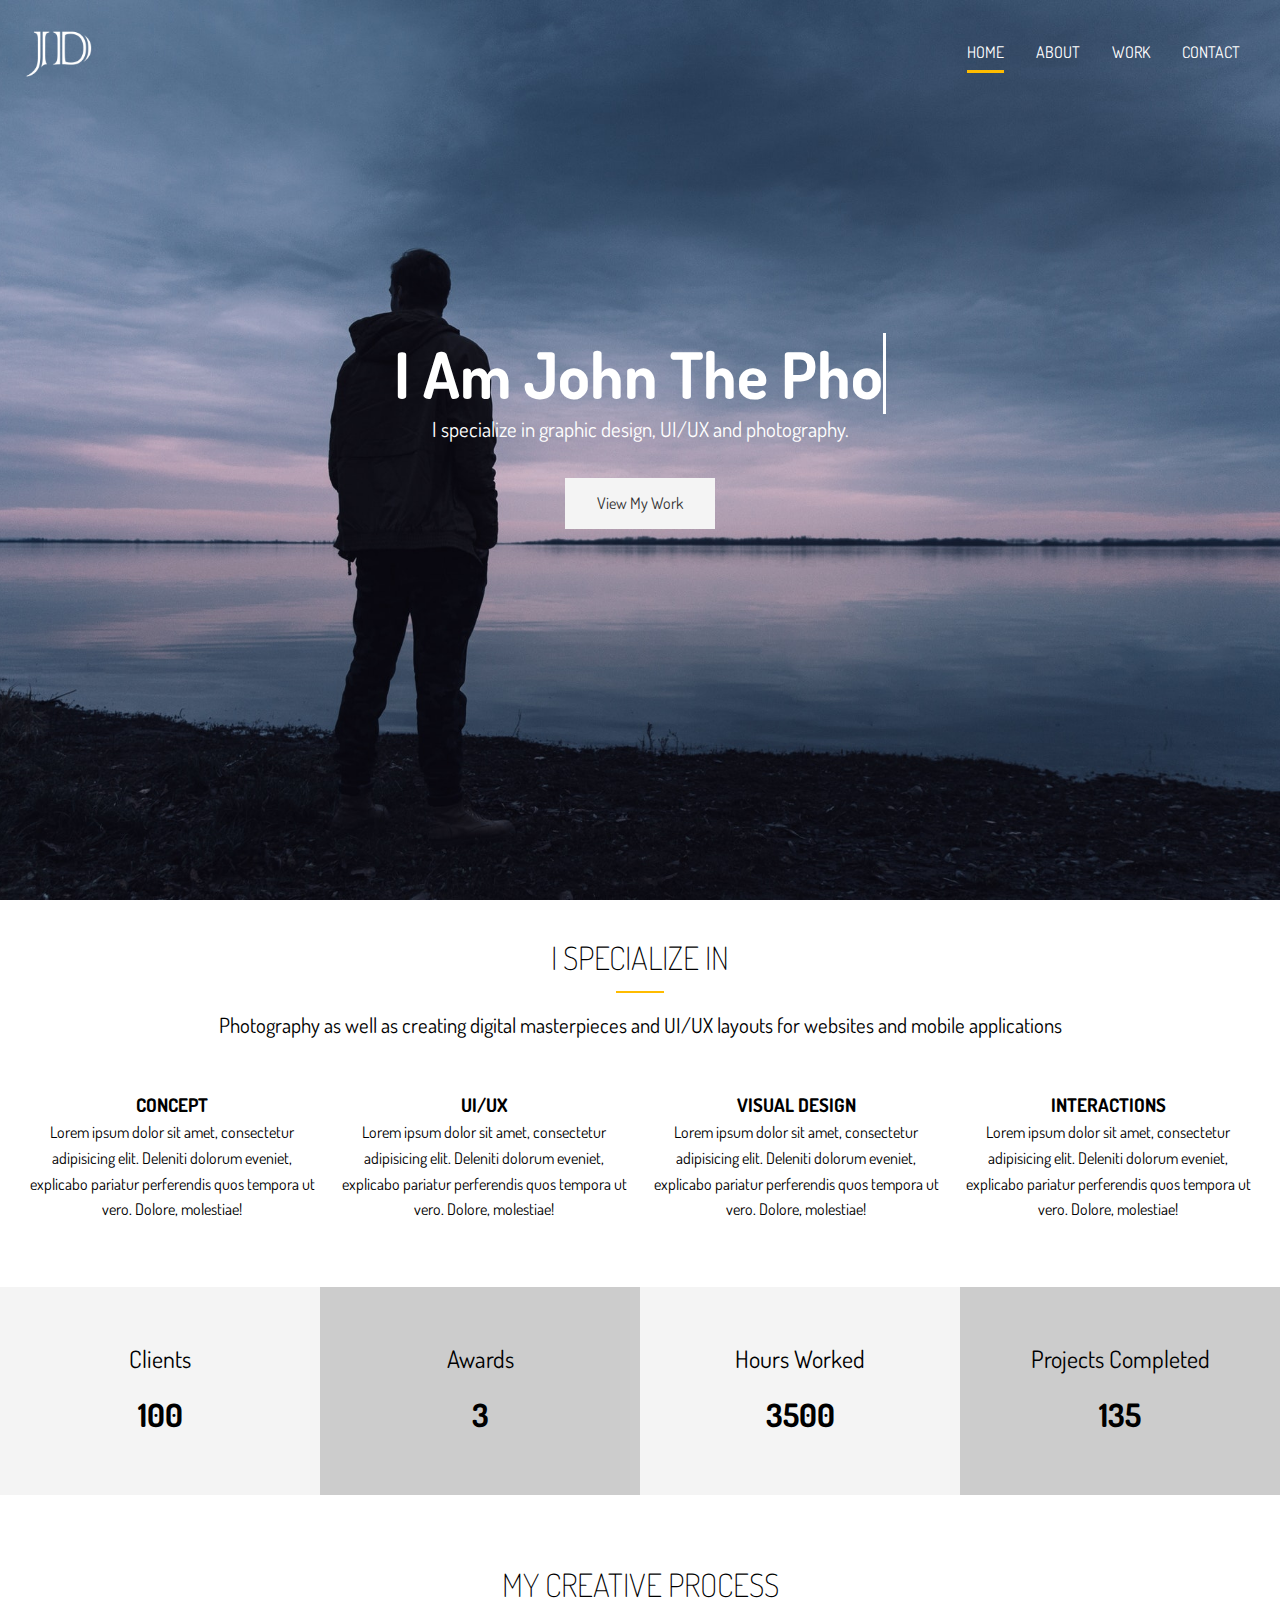
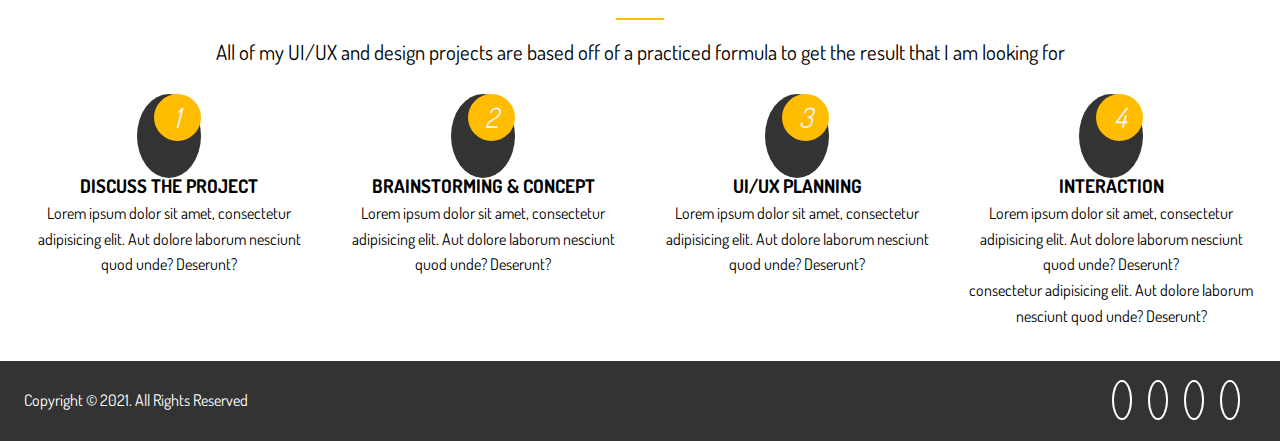
<file: index.html>
<!doctype html>
<html lang="en">
<head>
    <meta charset="UTF-8">
    <meta name="description" content="Portfolio Website">
    <meta name="keywords" content="portfolio,website,site">
    <meta name="viewport"
          content="width=device-width, user-scalable=no, initial-scale=1.0, maximum-scale=1.0, minimum-scale=1.0">
    <meta http-equiv="X-UA-Compatible" content="ie=edge">
    <link rel="stylesheet" href="https://use.fontawesome.com/releases/v5.15.2/css/all.css"
          integrity="sha384-vSIIfh2YWi9wW0r9iZe7RJPrKwp6bG+s9QZMoITbCckVJqGCCRhc+ccxNcdpHuYu"
          crossorigin="anonymous">
    <link rel="preconnect" href="https://fonts.gstatic.com">
    <link href="https://fonts.googleapis.com/css2?family=Dosis&display=swap" rel="stylesheet">
    <link rel="stylesheet" href="css/main.css">
    <title>John Doe | UI/UX Designer & Photographer</title>
</head>
<body>
    <!-- Header -->
    <header id="header-home">
        <div class="container">
            <nav id="main-nav">
                <img src="img/logo.png" alt="My Logo Image" id="logo">
                <ul>
                    <li><a href="index.html" class="current">Home</a></li>
                    <li><a href="about.html">About</a></li>
                    <li><a href="work.html">Work</a></li>
                    <li><a href="contact.html">Contact</a></li>
                </ul>
            </nav>
            <div class="header-content">
                <h1>I Am John The
                    <span class="txt-type"
                          data-wait="3000"
                          data-words='["Photographer", "Designer", "UI/UX Dev"]'>
                    </span>
                </h1>
                <p class="lead">I specialize in graphic design, UI/UX and photography.</p>
                <a href="work.html" class="btn-light">View My Work</a>
            </div>
        </div>
    </header>
    <!-- Section A: Specialize  -->
    <section id="home-a" class="text-center py-2">
        <div class="container">
            <h2 class="section-title">
                I Specialize In
            </h2>
            <div class="bottom-line"></div>
            <p class="lead">
                Photography as well as creating digital masterpieces and UI/UX layouts for websites and mobile applications
            </p>
            <div class="specials">
                <div>
                    <i class="fas fa-file-alt fa-2x"></i>
                    <h3>Concept</h3>
                    <p>Lorem ipsum dolor sit amet, consectetur adipisicing elit.
                        Deleniti dolorum eveniet, explicabo pariatur perferendis
                        quos tempora ut vero. Dolore, molestiae!</p>
                </div>
                <div>
                    <i class="fas fa-desktop fa-2x"></i>
                    <h3>UI/UX</h3>
                    <p>Lorem ipsum dolor sit amet, consectetur adipisicing elit.
                        Deleniti dolorum eveniet, explicabo pariatur perferendis
                        quos tempora ut vero. Dolore, molestiae!</p>
                </div>
                <div>
                    <i class="fas fa-object-ungroup fa-2x"></i>
                    <h3>Visual Design</h3>
                    <p>Lorem ipsum dolor sit amet, consectetur adipisicing elit.
                        Deleniti dolorum eveniet, explicabo pariatur perferendis
                        quos tempora ut vero. Dolore, molestiae!</p>
                </div>
                <div>
                    <i class="fas fa-thumbs-up fa-2x"></i>
                    <h3>Interactions</h3>
                    <p>Lorem ipsum dolor sit amet, consectetur adipisicing elit.
                        Deleniti dolorum eveniet, explicabo pariatur perferendis
                        quos tempora ut vero. Dolore, molestiae!</p>
                </div>
            </div>
        </div>
    </section>
    <!-- Section B: Stats -->
    <section id="home-b" class="text-center py-2">
        <div class="stats">
            <div>
                <ul>
                    <li><i class="fas fa-users fa-3x"></i></li>
                    <li class="stats-title">Clients</li>
                    <li class="stats-number">100</li>
                </ul>
            </div>
            <div>
                <ul>
                    <li><i class="fas fa-award"></i></li>
                    <li class="stats-title">Awards</li>
                    <li class="stats-number">3</li>
                </ul>
            </div>
            <div>
                <ul>
                    <li><i class="fas fa-hourglass-start"></i></li>
                    <li class="stats-title">Hours Worked</li>
                    <li class="stats-number">3500</li>
                </ul>
            </div>
            <div>
                <ul>
                    <li><i class="fas fa-code-branch"></i></li>
                    <li class="stats-title">Projects Completed</li>
                    <li class="stats-number">135</li>
                </ul>
            </div>
        </div>
    </section>
    <!-- Section C: Process -->
    <section id="home-c" class="text-center py-2">
        <div class="container">
            <h2 class="section-title">
                My Creative Process
            </h2>
            <div class="bottom-line"></div>
            <p class="lead">
                All of my UI/UX and design projects are based
                off of a practiced formula to get the result that I am looking for
            </p>
            <div class="process">
                <div>
                    <i class="fas fa-file-alt fa-4x process-icon my-2">
                        <div class="process-step">1</div>
                    </i>
                    <h3>Discuss The Project</h3>
                    <p>Lorem ipsum dolor sit amet,
                        consectetur adipisicing elit. Aut dolore laborum nesciunt quod unde? Deserunt?</p>
                </div>
                <div>
                    <i class="fas fa-desktop fa-4x process-icon my-2">
                        <div class="process-step">2</div>
                    </i>
                    <h3>Brainstorming & Concept</h3>
                    <p>Lorem ipsum dolor sit amet,
                        consectetur adipisicing elit. Aut dolore laborum nesciunt quod unde? Deserunt?</p>
                </div>
                <div>
                    <i class="fas fa-object-ungroup fa-4x process-icon my-2">
                        <div class="process-step">3</div>
                    </i>
                    <h3>UI/UX Planning</h3>
                    <p>Lorem ipsum dolor sit amet,
                        consectetur adipisicing elit. Aut dolore laborum nesciunt quod unde? Deserunt?</p>
                </div>
                <div>
                    <i class="fas fa-thumbs-up fa-4x process-icon my-2">
                        <div class="process-step">4</div>
                    </i>
                    <h3>Interaction</h3>
                    <p>Lorem ipsum dolor sit amet,
                        consectetur adipisicing elit. Aut dolore laborum nesciunt quod unde? Deserunt?</p>
                        consectetur adipisicing elit. Aut dolore laborum nesciunt quod unde? Deserunt?</p>
                </div>
            </div>
        </div>
    </section>
    <!-- Footer -->
    <footer id="main-footer">
        <div class="footer-content container">
            <p>Copyright &copy; 2021. All Rights Reserved</p>
            <div class="social">
                <i class="fab fa-twitter"></i>
                <i class="fab fa-facebook"></i>
                <i class="fab fa-instagram"></i>
                <i class="fab fa-linkedin"></i>
            </div>
        </div>
    </footer>
    <script src="js/typewriter.js"></script>
</body>
</html>
</file>
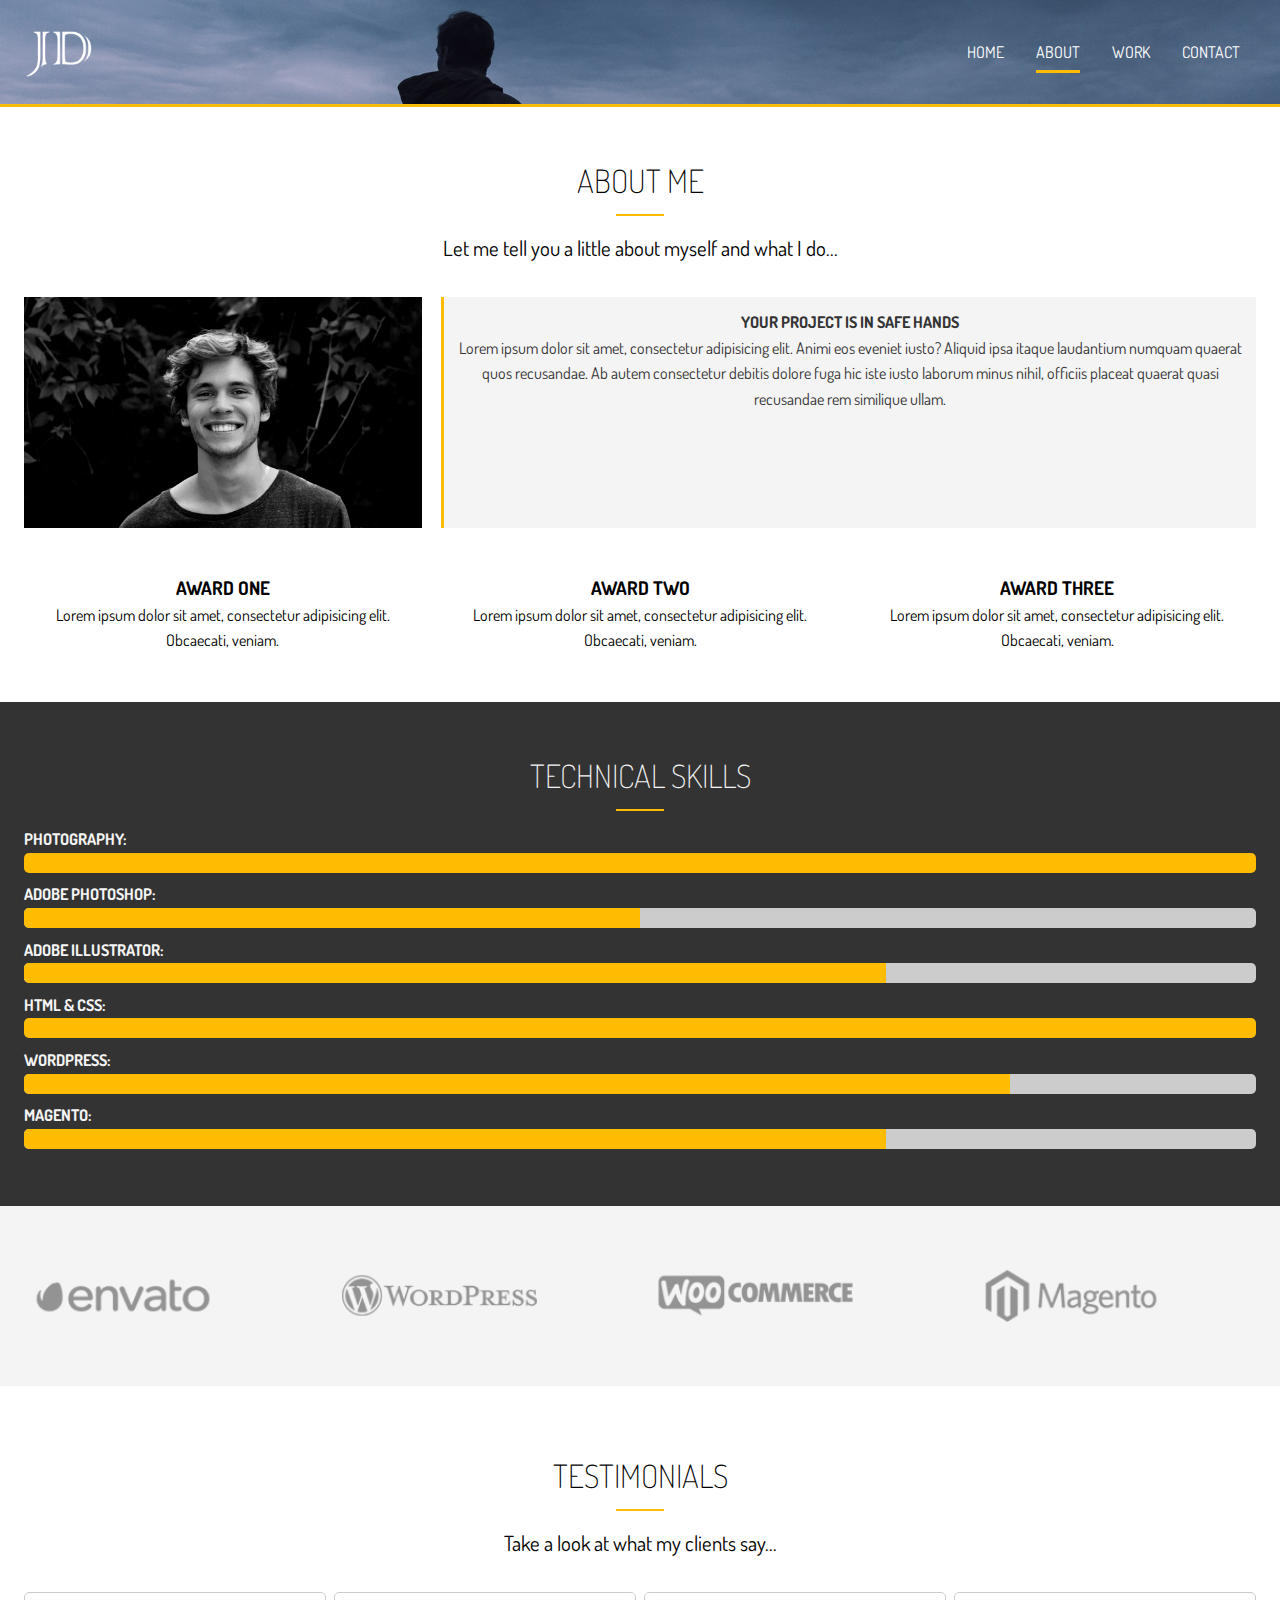
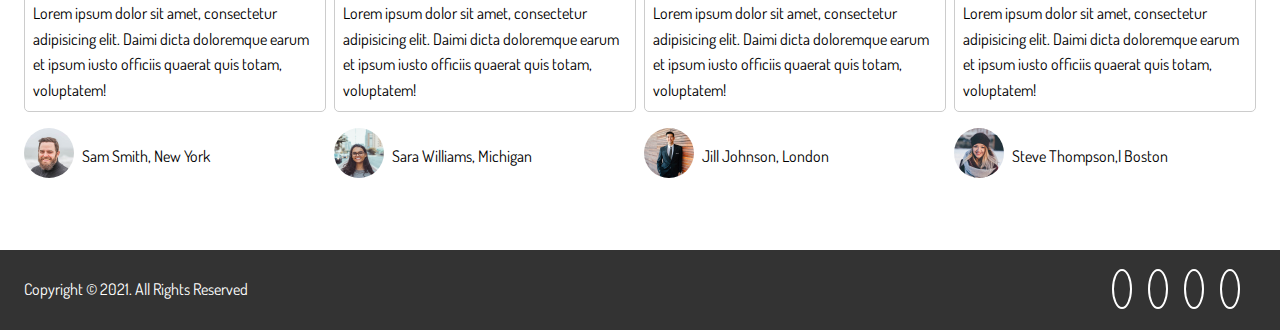
<file: about.html>
<!doctype html>
<html lang="en">
<head>
    <meta charset="UTF-8">
    <meta name="description" content="Portfolio Website">
    <meta name="keywords" content="portfolio,website,site">
    <meta name="viewport"
          content="width=device-width, user-scalable=no, initial-scale=1.0, maximum-scale=1.0, minimum-scale=1.0">
    <meta http-equiv="X-UA-Compatible" content="ie=edge">
    <link rel="stylesheet" href="https://use.fontawesome.com/releases/v5.15.2/css/all.css"
          integrity="sha384-vSIIfh2YWi9wW0r9iZe7RJPrKwp6bG+s9QZMoITbCckVJqGCCRhc+ccxNcdpHuYu"
          crossorigin="anonymous">
    <link rel="preconnect" href="https://fonts.gstatic.com">
    <link href="https://fonts.googleapis.com/css2?family=Dosis&display=swap" rel="stylesheet">
    <link rel="stylesheet" href="css/main.css">
    <title>About Me | UI/UX Designer & Photographer</title>
</head>
<body>
    <!-- Header -->
    <header id="header-inner">
        <div class="container">
            <nav id="main-nav">
                <img src="img/logo.png" alt="My Logo Image" id="logo">
                <ul>
                    <li><a href="index.html">Home</a></li>
                    <li><a href="about.html" class="current">About</a></li>
                    <li><a href="work.html">Work</a></li>
                    <li><a href="contact.html">Contact</a></li>
                </ul>
            </nav>
        </div>
    </header>
    <!-- Section A: Info -->
    <section id="about-a" class="text-center py-3">
        <div class="container">
            <h2 class="section-title">About Me</h2>
            <div class="bottom-line"></div>
            <p class="lead">Let me tell you a little about myself and what I do...</p>
            <div class="about-info">
                <img src="img/about.jpg" alt="Me" class="bio-image">
                <div class="bio bg-light">
                    <h4>Your Project Is In Safe Hands</h4>
                    <p>Lorem ipsum dolor sit amet, consectetur adipisicing elit.
                        Animi eos eveniet iusto? Aliquid ipsa itaque laudantium
                        numquam quaerat quos recusandae. Ab autem consectetur debitis
                        dolore fuga hic iste iusto laborum minus nihil, officiis
                        placeat quaerat quasi recusandae rem similique ullam.</p>
                </div>
                <div class="award-1">
                    <i class="fas fa-award fa-3x"></i>
                    <h3>Award One</h3>
                    <p>Lorem ipsum dolor sit amet, consectetur adipisicing elit. Obcaecati, veniam.</p>
                </div>
                <div class="award-2">
                    <i class="fas fa-award fa-3x"></i>
                    <h3>Award Two</h3>
                    <p>Lorem ipsum dolor sit amet, consectetur adipisicing elit. Obcaecati, veniam.</p>
                </div>
                <div class="award-3">
                    <i class="fas fa-award fa-3x"></i>
                    <h3>Award Three</h3>
                    <p>Lorem ipsum dolor sit amet, consectetur adipisicing elit. Obcaecati, veniam.</p>
                </div>
            </div>
        </div>
    </section>
    <!-- Section B: Progress Bars -->
    <section id="about-b" class="bg-dark py-3">
        <div class="container">
            <h2 class="section-title">Technical Skills</h2>
            <div class="bottom-line"></div>
            <h4>Photography: </h4>
            <div class="progress">
                <div style="width:100%"></div>
            </div>
            <h4>Adobe Photoshop: </h4>
            <div class="progress">
                <div style="width:50%"></div>
            </div>
            <h4>Adobe Illustrator: </h4>
            <div class="progress">
                <div style="width:70%"></div>
            </div>
            <h4>HTML & CSS: </h4>
            <div class="progress">
                <div style="width:100%"></div>
            </div>
            <h4>WordPress: </h4>
            <div class="progress">
                <div style="width:80%"></div>
            </div>
            <h4>Magento: </h4>
            <div class="progress">
                <div style="width:70%"></div>
            </div>
        </div>
    </section>
    <!-- Section C: Logos -->
    <section id="about-c" class="bg-light py-4">
        <div class="container">
            <div class="about-logos">
                <img src="img/about-logos/logo-envato.png" alt="Envato">
                <img src="img/about-logos/logo-wordpress.png" alt="Wordpress">
                <img src="img/about-logos/logo-woocommerce.png" alt="WooCommerce">
                <img src="img/about-logos/logo-magento.png" alt="Magento">
            </div>
        </div>
    </section>
    <!--  Section D: Testimonials  -->
    <section id="about-d" class="py-4">
        <div class="container">
            <h2 class="section-title">Testimonials</h2>
            <div class="bottom-line"></div>
            <p class="lead text-center">Take a look at what my clients say...</p>
            <div class="testimonials">
                <div>
                    <p>Lorem ipsum dolor sit amet, consectetur adipisicing elit.
                        Daimi dicta doloremque earum et ipsum iusto officiis quaerat quis totam, voluptatem!</p>
                    <ul>
                        <li><img src="img/testimonials/person1.jpg" alt="Testimonials"></li>
                        <li>Sam Smith, New York</li>
                    </ul>
                </div>
                <div>
                    <p>Lorem ipsum dolor sit amet, consectetur adipisicing elit.
                        Daimi dicta doloremque earum et ipsum iusto officiis quaerat quis totam, voluptatem!</p>
                    <ul>
                        <li><img src="img/testimonials/person2.jpg" alt="Testimonials"></li>
                        <li>Sara Williams, Michigan</li>
                    </ul>
                </div>
                <div>
                    <p>Lorem ipsum dolor sit amet, consectetur adipisicing elit.
                        Daimi dicta doloremque earum et ipsum iusto officiis quaerat quis totam, voluptatem!</p>
                    <ul>
                        <li><img src="img/testimonials/person3.jpg" alt="Testimonials"></li>
                        <li>Jill Johnson, London</li>
                    </ul>
                </div>
                <div>
                    <p>Lorem ipsum dolor sit amet, consectetur adipisicing elit.
                        Daimi dicta doloremque earum et ipsum iusto officiis quaerat quis totam, voluptatem!</p>
                    <ul>
                        <li><img src="img/testimonials/person4.jpg" alt="Testimonials"></li>
                        <li>Steve Thompson,l Boston</li>
                    </ul>
                </div>
            </div>
        </div>
    </section>
    <!-- Footer -->
    <footer id="main-footer">
        <div class="footer-content container">
            <p>Copyright &copy; 2021. All Rights Reserved</p>
            <div class="social">
                <i class="fab fa-twitter"></i>
                <i class="fab fa-facebook"></i>
                <i class="fab fa-instagram"></i>
                <i class="fab fa-linkedin"></i>
            </div>
        </div>
    </footer>
</body>
</html>
</file>
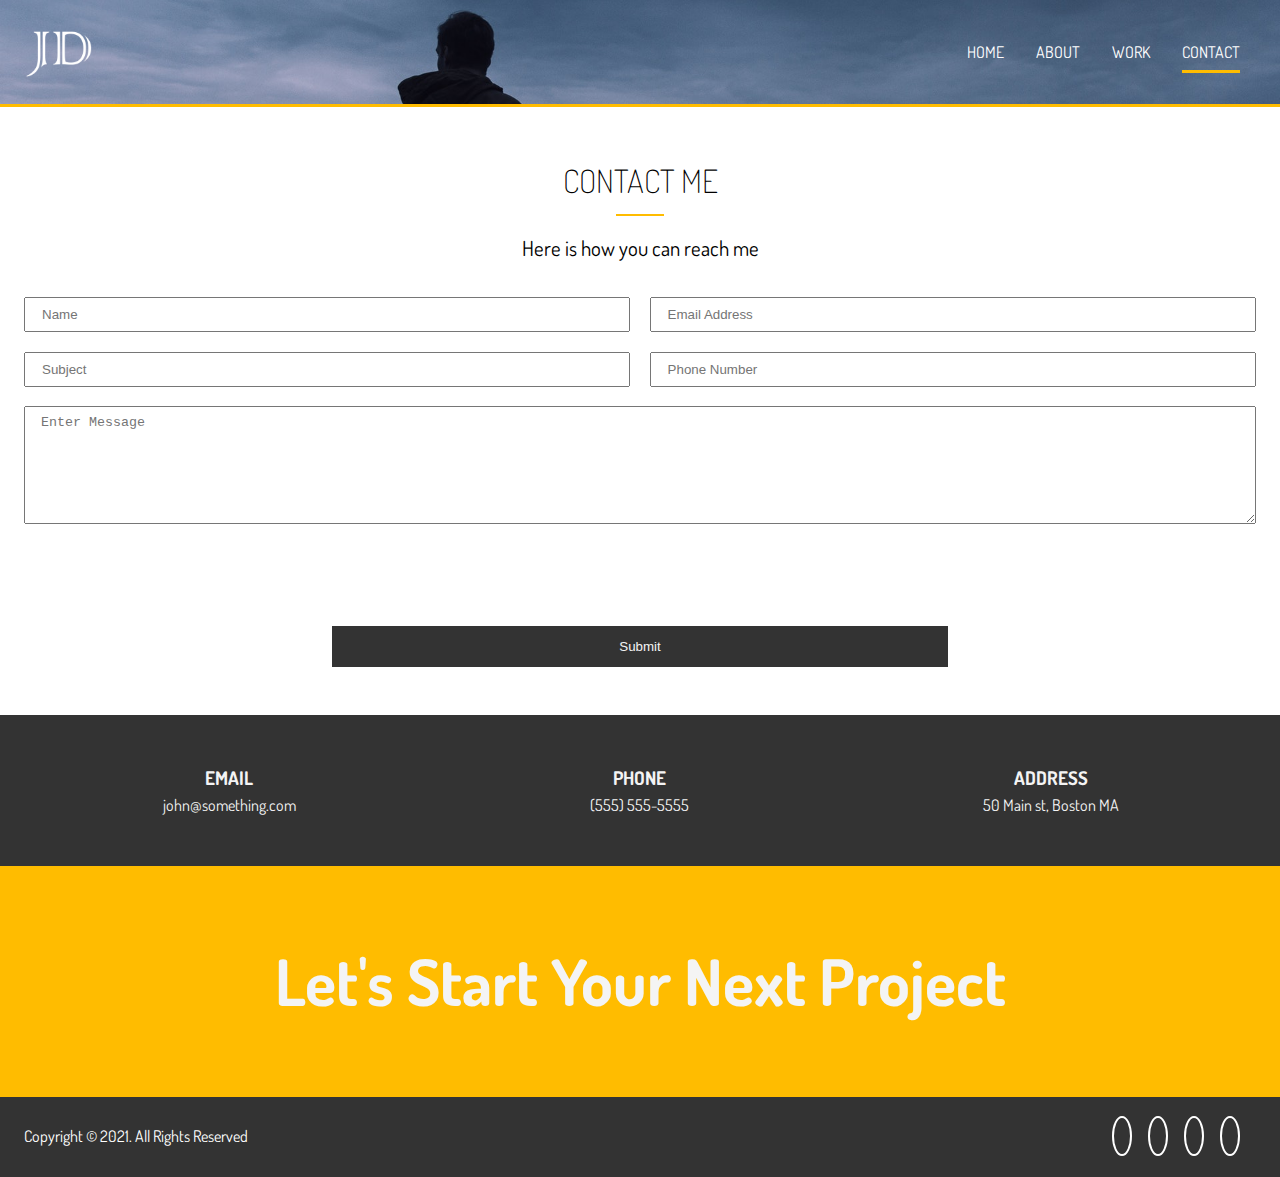
<file: contact.html>
<!doctype html>
<html lang="en">
<head>
    <meta charset="UTF-8">
    <meta name="description" content="Portfolio Website">
    <meta name="keywords" content="portfolio,website,site">
    <meta name="viewport"
          content="width=device-width, user-scalable=no, initial-scale=1.0, maximum-scale=1.0, minimum-scale=1.0">
    <meta http-equiv="X-UA-Compatible" content="ie=edge">
    <link rel="stylesheet" href="https://use.fontawesome.com/releases/v5.15.2/css/all.css"
          integrity="sha384-vSIIfh2YWi9wW0r9iZe7RJPrKwp6bG+s9QZMoITbCckVJqGCCRhc+ccxNcdpHuYu"
          crossorigin="anonymous">
    <link rel="preconnect" href="https://fonts.gstatic.com">
    <link href="https://fonts.googleapis.com/css2?family=Dosis&display=swap" rel="stylesheet">
    <link rel="stylesheet" href="css/main.css">
    <title>Contact Me | UI/UX Designer & Photographer</title>
</head>
<body>
    <!-- Header -->
    <header id="header-inner">
        <div class="container">
            <nav id="main-nav">
                <img src="img/logo.png" alt="My Logo Image" id="logo">
                <ul>
                    <li><a href="index.html">Home</a></li>
                    <li><a href="about.html">About</a></li>
                    <li><a href="work.html">Work</a></li>
                    <li><a href="contact.html" class="current">Contact</a></li>
                </ul>
            </nav>
        </div>
    </header>
    <!-- Section A: Contact Form -->
    <section id="contact-a" class="text-center py-3">
        <div class="container">
            <h2 class="section-title">Contact Me</h2>
            <div class="bottom-line"></div>
            <p class="lead">Here is how you can reach me</p>
            <form method="POST" data-netlify="true" data-netlify-recaptcha="true">
                <div class="text-fields">

                    <input name="name" type="text" class="text-input name-input" placeholder="Name">
                    <input name="subject" type="text" class="text-input subject-input" placeholder="Subject">
                    <input name="email" type="email" class="text-input email-input" placeholder="Email Address">
                    <input name="phone" type="text" class="text-input phone-input" placeholder="Phone Number">
                    <textarea name="message" class="text-input message-input" placeholder="Enter Message"></textarea>
                    <div class="my-2">
                        <div data-netlify-recaptcha="true"></div>
                    </div>
                </div>
                <button class="btn-dark" type="submit">Submit</button>
            </form>
        </div>
    </section>
    <!-- Section B: Contact Info -->
    <section id="contact-b" class="py-3 bg-dark">
        <div class="container">
            <div class="contact-info">
                <div>
                    <i class="fas fa-envelope fa-2x"></i>
                    <h3>Email</h3>
                    <p>john@something.com</p>
                </div>
                <div>
                    <i class="fas fa-phone fa-2x"></i>
                    <h3>Phone</h3>
                    <p>(555) 555-5555</p>
                </div>
                <div>
                    <i class="fas fa-address-card fa-2x"></i>
                    <h3>Address</h3>
                    <p>50 Main st, Boston MA</p>
                </div>
            </div>
        </div>
    </section>
    <!-- Section C: Tagline -->
    <section id="contact-c" class="bg-main py-4">
        <div class="container">
            <h1>Let's Start Your Next Project</h1>
        </div>
    </section>
    <!-- Footer -->
    <footer id="main-footer">
        <div class="footer-content container">
            <p>Copyright &copy; 2021. All Rights Reserved</p>
            <div class="social">
                <i class="fab fa-twitter"></i>
                <i class="fab fa-facebook"></i>
                <i class="fab fa-instagram"></i>
                <i class="fab fa-linkedin"></i>
            </div>
        </div>
    </footer>
</body>
</html>
</file>
<file: css/main.css>
.container {
  max-width: 1280px;
  padding: 0 1.5rem;
  margin: auto;
  overflow: hidden; }

.btn-main, .btn-light, .btn-dark {
  display: inline-block;
  padding: 0.8rem 2rem;
  transition: all 0.5s;
  border: none;
  cursor: pointer; }

.btn-main {
  color: #333333;
  background-color: #ffbc00; }

.btn-light {
  color: #333333;
  background-color: #f4f4f4; }

.btn-dark {
  color: #f4f4f4;
  background-color: #333333; }

button[class^='btn-']:hover,
a[class^='btn-']:hover,
input[class^='btn-']:hover {
  background-color: #ffbc00; }

.bg-main {
  background: #ffbc00;
  color: #f4f4f4; }

.bg-dark {
  background: #333333;
  color: #f4f4f4; }

.bg-light {
  background: #f4f4f4;
  color: #333333; }

.bg-medium {
  background: #cccccc;
  color: #333333; }

.lead {
  font-size: 1.3rem;
  margin-bottom: 2rem; }

.text-center {
  text-align: center; }

.py-1 {
  padding: 1rem 0; }

.py-2 {
  padding: 2rem 0; }

.py-3 {
  padding: 3rem 0; }

.py-4 {
  padding: 4rem 0; }

.my-1 {
  margin: 1rem 0; }

.my-2 {
  margin: 2rem 0; }

.my-3 {
  margin: 3rem 0; }

.my-4 {
  margin: 4rem 0; }

.section-title {
  font-size: 2rem;
  display: block;
  padding-bottom: 0.5rem;
  text-align: center;
  font-weight: 100;
  text-transform: uppercase; }

.bottom-line {
  height: 2px;
  width: 3rem;
  background: #ffbc00;
  display: block;
  margin: 0 auto 1rem auto; }

.items {
  display: grid;
  grid-template-columns: repeat(3, 1fr);
  box-shadow: 0 5px 10px rgba(0, 0, 0, 0.3); }

.item {
  position: relative;
  background: #ffbc00;
  overflow: hidden; }
  .item:after {
    content: '';
    position: absolute;
    display: block;
    background: inherit;
    opacity: 0.9;
    top: 0;
    left: 0;
    width: 100%;
    height: 100%;
    transform: scale(2) translateX(-75%) translateY(-75%) rotate(-35deg);
    transition: transform 3s cubic-bezier(0.2, 1, 0.3, 1); }
  .item:hover:after {
    transform: scale(2) translateX(0) translateY(0) rotate(-28deg); }
  .item:hover .item-image {
    transform: scale(1.2); }
  .item:hover .item-text {
    opacity: 1;
    transform: translateY(0); }
  .item-image {
    height: auto;
    transform: translateZ(0);
    display: block;
    transition: transform 750ms cubic-bezier(0.2, 1, 0.3, 1); }
  .item-image:before {
    content: '';
    display: block;
    padding-top: 75%;
    overflow: hidden; }
  .item-image img {
    position: absolute;
    top: 0;
    left: 0;
    width: 100%;
    height: auto;
    line-height: 0; }
  .item-text {
    position: absolute;
    top: 0;
    left: 0;
    bottom: 0;
    right: 0;
    opacity: 0;
    text-align: center;
    z-index: 1;
    color: #333333;
    transform: translateY(-20%);
    transition: opacity 500ms cubic-bezier(0.2, 1, 0.3, 1), transform 500ms cubic-bezier(0.2, 1, 0.3, 1);
    transition-delay: 300ms; }
  .item-text-wrap {
    position: absolute;
    width: 100%;
    top: 50%;
    transform: translateY(-50%); }
  .item-text-title {
    font-size: 2rem;
    padding: 0 1rem;
    margin: 5px 0 0 0; }
  .item-text-category {
    text-transform: uppercase;
    font-size: 1.2rem;
    opacity: 0.7;
    margin: 0; }

* {
  margin: 0;
  padding: 0; }

body {
  font-family: 'Dosis', sans-serif;
  line-height: 1.6;
  background: #ffffff; }

a {
  text-decoration: none;
  color: #333333; }

ul {
  list-style: none; }

h2, h3, h4 {
  text-transform: uppercase; }

img {
  width: 100%; }

#logo {
  width: 70px;
  height: 70px;
  color: #ffffff;
  text-transform: uppercase; }

#main-nav {
  display: flex;
  justify-content: space-between;
  padding-top: 1rem; }
  #main-nav ul {
    display: flex; }
  #main-nav li {
    padding: 1.5rem 1rem; }
  #main-nav a {
    text-decoration: none;
    color: #ffffff;
    text-transform: uppercase;
    border-bottom: 3px transparent solid;
    padding-bottom: 0.5rem;
    transition: border-color 0.5s; }
    #main-nav a:hover {
      border-color: #cccccc; }
    #main-nav a.current {
      border-color: #ffbc00; }

#header-home {
  background: url("../img/showcase.jpg") no-repeat center right/cover;
  height: 100vh;
  color: #ffffff; }
  #header-home .header-content {
    text-align: center;
    padding-top: 20%; }
    #header-home .header-content h1 {
      font-size: 4rem;
      line-height: 1.2; }

#header-inner {
  background: url("../img/showcase.jpg") no-repeat 20% 30%/cover;
  height: 6.5rem;
  border-bottom: 3px solid #ffbc00; }

.txt-type > .txt {
  border-right: 0.2rem solid #ffffff; }

#home-a .specials {
  margin-top: 3rem;
  display: grid;
  grid-gap: 1rem;
  grid-template-columns: repeat(4, 1fr); }
  #home-a .specials .fas {
    color: #ffbc00;
    padding-bottom: 0.4rem; }

#home-b .stats {
  display: grid;
  grid-template-columns: repeat(4, 1fr); }
  #home-b .stats li {
    line-height: 2; }
    #home-b .stats li.stats-title {
      font-size: 1.5rem; }
    #home-b .stats li.stats-number {
      font-size: 2rem;
      font-weight: bold; }
  #home-b .stats div {
    padding: 3rem 0; }
    #home-b .stats div:nth-child(odd) {
      background: #f4f4f4; }
    #home-b .stats div:nth-child(even) {
      background: #cccccc; }

#home-c .process {
  display: grid;
  grid-template-columns: repeat(4, 1fr);
  grid-gap: 1.5rem;
  text-align: center; }
  #home-c .process-step {
    position: absolute;
    top: 0;
    right: 0;
    font-size: 28px;
    background: #ffbc00;
    border-radius: 50%;
    height: 15px;
    width: 15px;
    line-height: 15px;
    padding: 1rem;
    transition: all 1s;
    color: #f4f4f4; }
  #home-c .process-icon {
    border-radius: 50%;
    background: #333333;
    color: #f4f4f4;
    padding: 2rem;
    width: 70px;
    height: 70px;
    line-height: 70px;
    text-align: center;
    position: relative;
    transition: all 1s; }
    #home-c .process-icon:hover {
      background: #ffbc00;
      height: 90px;
      width: 90px;
      line-height: 90px; }
      #home-c .process-icon:hover .process-step {
        background: #333333;
        color: #f4f4f4; }

#about-a .about-info {
  display: grid;
  grid-template-areas: 'bioimage bio bio' 'aw-1 aw-2 aw-3';
  grid-gap: 1.2rem; }
  #about-a .about-info .bio-image {
    grid-area: bioimage; }
  #about-a .about-info .bio {
    grid-area: bio;
    border-left: 3px solid #ffbc00;
    padding: 0.8rem; }
  #about-a .about-info .award-1 {
    grid-area: aw-1; }
  #about-a .about-info .award-2 {
    grid-area: aw-2; }
  #about-a .about-info .award-3 {
    grid-area: aw-3; }
  #about-a .about-info .award-1 .fas,
  #about-a .about-info .award-2 .fas,
  #about-a .about-info .award-3 .fas {
    color: #ffbc00;
    margin: 1rem; }

#about-b .progress {
  overflow: hidden;
  height: 20px;
  background: #cccccc;
  border-radius: 5px;
  margin-bottom: 0.6rem; }
  #about-b .progress div {
    height: 100%;
    color: #ffffff;
    text-align: center;
    background: #ffbc00; }

#about-c .about-logos {
  display: grid;
  grid-template-columns: repeat(4, 1fr);
  grid-gap: 2rem; }
  #about-c .about-logos img {
    width: 70%; }

#about-d .testimonials {
  display: grid;
  grid-template-columns: repeat(4, 1fr);
  grid-gap: 0.5rem; }
  #about-d .testimonials ul {
    list-style: none;
    margin-top: 1rem;
    display: flex;
    align-items: center; }
  #about-d .testimonials p {
    border: 1px solid #cccccc;
    border-radius: 5px;
    padding: 0.5rem; }
  #about-d .testimonials img {
    width: 50px;
    height: 50px;
    border-radius: 50%;
    margin-right: 0.5rem; }

#contact-a .text-fields {
  display: grid;
  grid-template-areas: "name email" "subject phone" "message message";
  grid-gap: 1.2rem;
  margin-bottom: 1.2rem; }
  #contact-a .text-fields .name-input {
    grid-area: name; }
  #contact-a .text-fields .subject-input {
    grid-area: subject; }
  #contact-a .text-fields .email-input {
    grid-area: email; }
  #contact-a .text-fields .phone-input {
    grid-area: phone; }
  #contact-a .text-fields .message-input {
    grid-area: message;
    height: 100px; }
  #contact-a .text-fields .text-input {
    padding: 0.5rem 1rem; }

#contact-a button[type='submit'] {
  width: 50%; }

#contact-b .contact-info {
  display: grid;
  grid-template-columns: repeat(3, 1fr);
  text-align: center; }

#contact-c h1 {
  text-align: center;
  font-size: 4rem; }

#main-footer {
  background: #333333;
  color: #ffffff;
  height: 5rem; }
  #main-footer .footer-content {
    display: flex;
    justify-content: space-between;
    align-items: center;
    height: 5rem; }
    #main-footer .footer-content .social .fab {
      margin-right: 1rem;
      border: 2px #ffffff solid;
      border-radius: 50%;
      height: 20px;
      width: 20px;
      line-height: 20px;
      text-align: center;
      padding: 0.5rem;
      transition: all 0.7s; }
      #main-footer .footer-content .social .fab:hover {
        background: #ffbc00;
        color: #333333; }

@media (max-width: 800px) {
  #header-home {
    height: 30rem; }
    #header-home .header-content {
      padding-top: 5rem; } }

@media (max-width: 500px) {
  #main-nav {
    flex-direction: column;
    align-items: center; }
    #main-nav li {
      padding: 1rem; }
  #header-home {
    height: 10rem;
    border-bottom: 3px solid #ffbc00;
    background-position: 20% 30%; }
    #header-home .header-content {
      display: none; }
  #header-inner {
    height: 10rem; }
  #home-a .specials,
  #home-b .stats,
  #home-c .process,
  #about-d .testimonials,
  #contact-b .contact-info,
  .items {
    grid-template-columns: 1fr; }
  #home-a .specials div {
    border-bottom: 1px #f4f4f4 solid;
    padding-bottom: 1rem; }
    #home-a .specials div:last-child {
      border: none;
      padding-bottom: 0; }
  #home-b .stats div {
    padding: 2rem 0 1rem 0; }
  #about-a .about-info {
    grid-template-areas: 'bioimage' 'bio' 'aw-1' 'aw-2' 'aw-3'; }
  #about-c {
    display: none; }
  #contact-a .text-fields {
    grid-template-areas: 'name' 'subject' 'email' 'phone' 'message'; }
  #contact-b .container .contact-info div {
    margin-bottom: 1rem;
    padding-bottom: 1rem;
    border-bottom: 1px solid #555555; }
    #contact-b .container .contact-info div:last-child {
      border: none;
      margin-bottom: 0;
      padding-bottom: 0; }
  #contact-c h1 {
    font-size: 2rem; }
  #main-footer {
    height: 7rem; }
    #main-footer .footer-content {
      flex-direction: column;
      padding: 1rem;
      height: 5rem; } }

@media (max-height: 580px) {
  #header-home .header-content {
    padding-top: 3rem; } }

@media (max-height: 330px) {
  #header-home .header-content h1 {
    font-size: 2rem; } }
</file>
